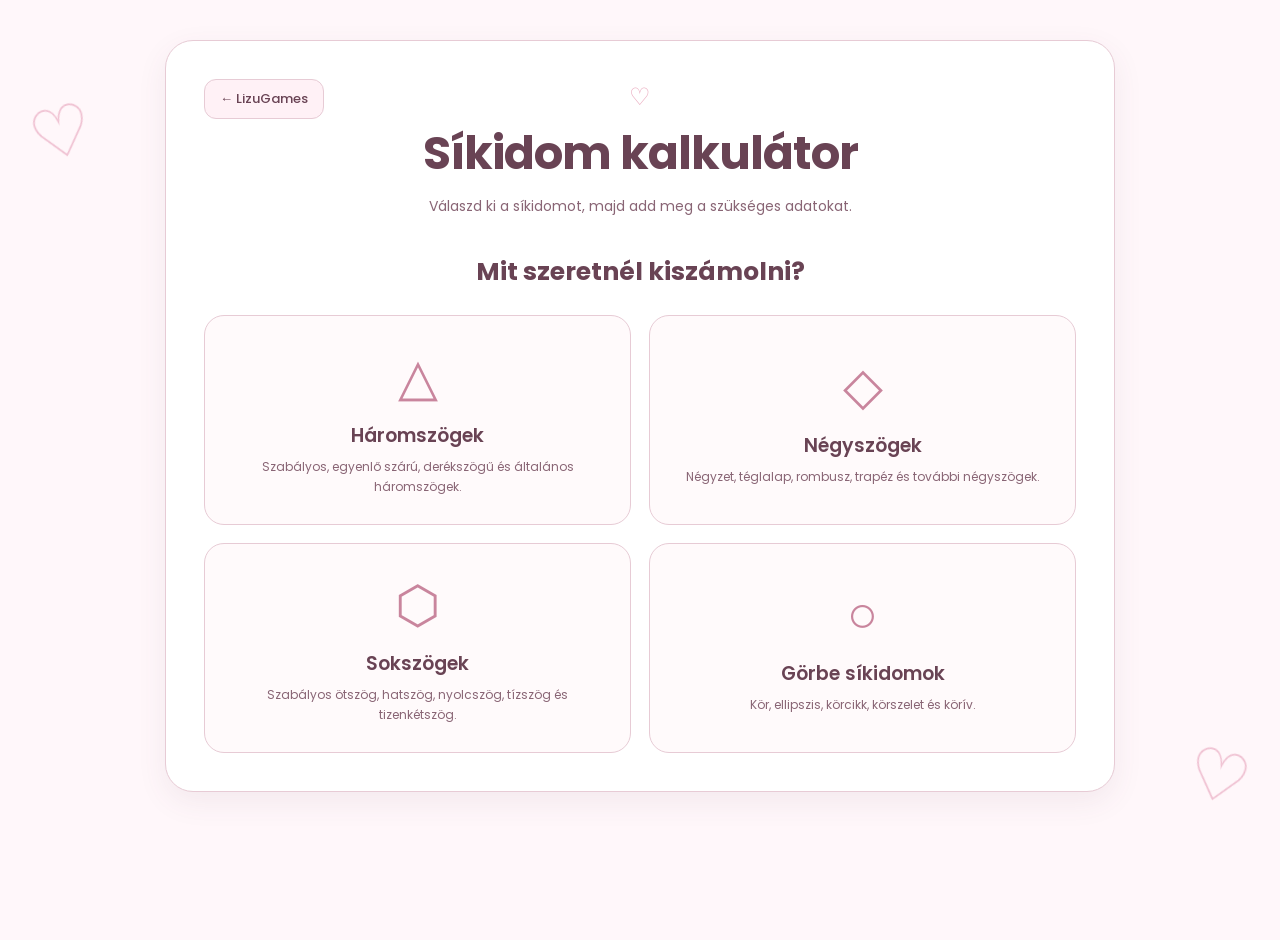
<file: public/games/sikidom/index.html>
<!DOCTYPE html>
<html lang="hu">
<head>
    <meta charset="UTF-8">
    <meta name="viewport" content="width=device-width, initial-scale=1.0">
    <title>Síkidom kalkulátor | LizuGames</title>

    <link rel="preconnect" href="https://fonts.googleapis.com">
    <link rel="preconnect" href="https://fonts.gstatic.com" crossorigin>
    <link
        href="https://fonts.googleapis.com/css2?family=Poppins:wght@400;500;600;700&display=swap"
        rel="stylesheet"
    >

    <link rel="stylesheet" href="style.css">
</head>

<body>

    <div class="page-decoration decoration-left">♡</div>
    <div class="page-decoration decoration-right">♡</div>

    <main class="calculator-wrapper">

        <header class="header">

            <button class="home-button" id="home-button" type="button">
                ← LizuGames
            </button>

            <div class="title-decoration">♡</div>

            <h1>Síkidom kalkulátor</h1>

            <p class="subtitle">
                Válaszd ki a síkidomot, majd add meg a szükséges adatokat.
            </p>

        </header>

        <section id="main-menu" class="screen">

            <h2>Mit szeretnél kiszámolni?</h2>

            <div class="category-grid">

                <button
                    class="category-card"
                    type="button"
                    data-category="triangles"
                >
                    <div class="category-icon">△</div>

                    <div class="category-title">
                        Háromszögek
                    </div>

                    <div class="category-description">
                        Szabályos, egyenlő szárú, derékszögű és általános háromszögek.
                    </div>
                </button>

                <button
                    class="category-card"
                    type="button"
                    data-category="quadrilaterals"
                >
                    <div class="category-icon">◇</div>

                    <div class="category-title">
                        Négyszögek
                    </div>

                    <div class="category-description">
                        Négyzet, téglalap, rombusz, trapéz és további négyszögek.
                    </div>
                </button>

                <button
                    class="category-card"
                    type="button"
                    data-category="polygons"
                >
                    <div class="category-icon">⬡</div>

                    <div class="category-title">
                        Sokszögek
                    </div>

                    <div class="category-description">
                        Szabályos ötszög, hatszög, nyolcszög, tízszög és tizenkétszög.
                    </div>
                </button>

                <button
                    class="category-card"
                    type="button"
                    data-category="curved"
                >
                    <div class="category-icon">○</div>

                    <div class="category-title">
                        Görbe síkidomok
                    </div>

                    <div class="category-description">
                        Kör, ellipszis, körcikk, körszelet és körív.
                    </div>
                </button>

            </div>

        </section>

        <section id="shape-menu" class="screen hidden">

            <button
                class="back-button"
                id="back-button"
                type="button"
            >
                ← Vissza
            </button>

            <h2 id="category-title"></h2>

            <div id="shape-grid" class="shape-grid"></div>

        </section>

        <section id="calculator" class="screen hidden">

            <button
                class="back-button"
                id="calculator-back"
                type="button"
            >
                ← Vissza
            </button>

            <div class="selected-shape">

                <div
                    class="selected-icon"
                    id="selected-icon"
                ></div>

                <h2 id="selected-title"></h2>

                <p id="selected-description"></p>

            </div>

            <form id="calculator-form">

                <input
                    type="hidden"
                    id="sikidom"
                    name="sikidom"
                >

                <div
                    id="input-container"
                    class="input-container"
                ></div>

                <div class="form-group">

                    <label for="mertekegyseg">
                        Mértékegység
                    </label>

                    <select
                        id="mertekegyseg"
                        name="mertekegyseg"
                    >
                        <option value="mm²">mm²</option>
                        <option value="cm²">cm²</option>
                        <option value="dm²">dm²</option>
                        <option value="m²">m²</option>
                    </select>

                </div>

                <button
                    class="calculate-button"
                    type="submit"
                >
                    Számítás
                </button>

            </form>

            <div
                id="result"
                class="result hidden"
            ></div>

            <div
                id="error"
                class="error hidden"
            ></div>

        </section>

    </main>

    <script src="sikidom.js"></script>

</body>
</html>
</file>
<file: public/games/sikidom/style.css>
* {
    box-sizing: border-box;
    margin: 0;
    padding: 0;
}

:root {
    --pink: #e9a9bd;
    --pink-dark: #c9859d;
    --pink-light: #fff1f6;
    --pink-soft: #fce4ec;
    --brown: #694354;
    --brown-light: #896575;
    --border: #e7cbd5;
    --white: #ffffff;
    --error: #b94b68;
}

body {
    min-height: 100vh;
    background: #fff7fa;
    color: var(--brown);
    font-family: "Poppins", sans-serif;
    overflow-x: hidden;
}

button,
input,
select {
    font-family: inherit;
}

button {
    -webkit-tap-highlight-color: transparent;
}

.hidden {
    display: none !important;
}

.calculator-wrapper {
    width: min(100% - 32px, 950px);
    margin: 40px auto;
    padding: 38px;
    background: var(--white);
    border: 1px solid var(--border);
    border-radius: 28px;
    box-shadow: 0 10px 30px rgba(105, 67, 84, 0.08);
}

.page-decoration {
    position: fixed;
    color: #efbfd0;
    font-size: 70px;
    pointer-events: none;
    user-select: none;
}

.decoration-left {
    top: 80px;
    left: 30px;
    transform: rotate(-15deg);
}

.decoration-right {
    right: 30px;
    bottom: 70px;
    transform: rotate(15deg);
}

.header {
    text-align: center;
    margin-bottom: 36px;
    position: relative;
}

.title-decoration {
    color: var(--pink);
    font-size: 24px;
    margin-bottom: 5px;
}

.header h1 {
    font-size: clamp(30px, 5vw, 46px);
    font-weight: 700;
    color: var(--brown);
    letter-spacing: -1px;
}

.subtitle {
    margin-top: 8px;
    color: var(--brown-light);
    font-size: 14px;
}

.home-button {
    position: absolute;
    left: 0;
    top: 0;
    border: 1px solid var(--border);
    background: var(--pink-light);
    color: var(--brown);
    padding: 9px 15px;
    border-radius: 12px;
    font-size: 13px;
    font-weight: 500;
    cursor: pointer;
    transition:
        background 0.2s ease,
        border-color 0.2s ease,
        transform 0.2s ease;
}

.home-button:hover {
    background: var(--pink-soft);
    border-color: var(--pink);
    transform: translateY(-2px);
}

.screen h2 {
    text-align: center;
    font-size: 25px;
    margin-bottom: 24px;
}

.category-grid {
    display: grid;
    grid-template-columns: repeat(2, 1fr);
    gap: 18px;
}

.category-card {
    appearance: none;
    width: 100%;
    min-height: 210px;
    padding: 28px 22px;
    background: #fffafb;
    border: 1px solid var(--border);
    border-radius: 20px;
    color: var(--brown);
    text-align: center;
    cursor: pointer;
    transition:
        transform 0.2s ease,
        border-color 0.2s ease,
        background 0.2s ease;
}

.category-card:hover {
    transform: translateY(-4px);
    background: var(--pink-light);
    border-color: var(--pink);
}

.category-card:active {
    transform: translateY(-1px);
}

.category-icon {
    height: 65px;
    display: flex;
    align-items: center;
    justify-content: center;
    color: var(--pink-dark);
    font-size: 52px;
    line-height: 1;
    margin-bottom: 12px;
}

.category-title {
    font-size: 19px;
    font-weight: 600;
}

.category-description {
    margin-top: 7px;
    color: var(--brown-light);
    font-size: 12px;
    line-height: 1.6;
}

.back-button {
    display: block;
    margin-bottom: 22px;
    border: 1px solid var(--border);
    background: var(--pink-light);
    color: var(--brown);
    padding: 9px 15px;
    border-radius: 12px;
    font-size: 13px;
    font-weight: 500;
    cursor: pointer;
    transition:
        background 0.2s ease,
        border-color 0.2s ease,
        transform 0.2s ease;
}

.back-button:hover {
    background: var(--pink-soft);
    border-color: var(--pink);
    transform: translateX(-2px);
}

.shape-grid {
    display: grid;
    grid-template-columns: repeat(3, 1fr);
    gap: 15px;
}

.shape-card {
    appearance: none;
    min-height: 175px;
    padding: 20px 14px;
    background: #fffafb;
    border: 1px solid var(--border);
    border-radius: 17px;
    color: var(--brown);
    cursor: pointer;
    text-align: center;
    transition:
        transform 0.2s ease,
        background 0.2s ease,
        border-color 0.2s ease;
}

.shape-card:hover {
    transform: translateY(-3px);
    background: var(--pink-light);
    border-color: var(--pink);
}

.shape-icon {
    height: 58px;
    display: flex;
    align-items: center;
    justify-content: center;
    color: var(--pink-dark);
    font-size: 42px;
    line-height: 1;
    margin-bottom: 10px;
}

.shape-icon img {
    width: 45px;
    height: 45px;
    display: block;
    object-fit: contain;
}

.shape-name {
    font-size: 15px;
    font-weight: 600;
}

.shape-description {
    margin-top: 6px;
    color: var(--brown-light);
    font-size: 11px;
    line-height: 1.5;
}

.selected-shape {
    text-align: center;
    padding: 24px 20px;
    margin-bottom: 25px;
    background: var(--pink-light);
    border: 1px solid var(--border);
    border-radius: 18px;
}

.selected-icon {
    min-height: 60px;
    display: flex;
    align-items: center;
    justify-content: center;
    color: var(--pink-dark);
    font-size: 48px;
    margin-bottom: 8px;
}

.selected-icon img {
    width: 50px;
    height: 50px;
    display: block;
    object-fit: contain;
}

.selected-shape h2 {
    margin-bottom: 5px;
}

.selected-shape p {
    color: var(--brown-light);
    font-size: 13px;
}

#calculator-form {
    max-width: 600px;
    margin: 0 auto;
}

.input-container {
    display: grid;
    gap: 15px;
}

.form-group {
    display: flex;
    flex-direction: column;
    gap: 7px;
}

.form-group label {
    color: var(--brown);
    font-size: 13px;
    font-weight: 600;
}

.form-group input,
.form-group select {
    width: 100%;
    padding: 13px 14px;
    border: 1px solid var(--border);
    border-radius: 12px;
    background: #fff;
    color: var(--brown);
    font-size: 14px;
    outline: none;
    transition:
        border-color 0.2s ease,
        box-shadow 0.2s ease;
}

.form-group input::placeholder {
    color: #b99ca8;
}

.form-group input:focus,
.form-group select:focus {
    border-color: var(--pink);
    box-shadow: 0 0 0 3px rgba(233, 169, 189, 0.18);
}

.calculate-button {
    width: 100%;
    margin-top: 22px;
    padding: 14px 20px;
    border: none;
    border-radius: 13px;
    background: var(--pink);
    color: white;
    font-size: 15px;
    font-weight: 600;
    cursor: pointer;
    transition:
        background 0.2s ease,
        transform 0.2s ease;
}

.calculate-button:hover {
    background: var(--pink-dark);
    transform: translateY(-2px);
}

.calculate-button:active {
    transform: translateY(0);
}

.result {
    max-width: 600px;
    margin: 25px auto 0;
    padding: 20px;
    background: #fff5f8;
    border: 1px solid var(--pink);
    border-radius: 15px;
    color: var(--brown);
    text-align: center;
    font-size: 22px;
    font-weight: 700;
}

.result small {
    display: block;
    margin-top: 7px;
    color: var(--brown-light);
    font-size: 11px;
    font-weight: 400;
}

.error {
    max-width: 600px;
    margin: 20px auto 0;
    padding: 14px 17px;
    background: #fff0f3;
    border: 1px solid #e8b5c2;
    border-radius: 13px;
    color: var(--error);
    text-align: center;
    font-size: 13px;
}

@media (max-width: 700px) {

    .calculator-wrapper {
        width: min(100% - 20px, 950px);
        margin: 15px auto;
        padding: 25px 17px;
        border-radius: 22px;
    }

    .header {
        padding-top: 45px;
        margin-bottom: 28px;
    }

    .home-button {
        left: 50%;
        transform: translateX(-50%);
    }

    .home-button:hover {
        transform: translateX(-50%) translateY(-2px);
    }

    .category-grid {
        grid-template-columns: 1fr;
    }

    .category-card {
        min-height: 180px;
    }

    .shape-grid {
        grid-template-columns: repeat(2, 1fr);
    }

    .page-decoration {
        display: none;
    }
}

@media (max-width: 430px) {

    .shape-grid {
        grid-template-columns: 1fr;
    }

    .header h1 {
        font-size: 30px;
    }

    .subtitle {
        font-size: 12px;
    }
}
</file>
